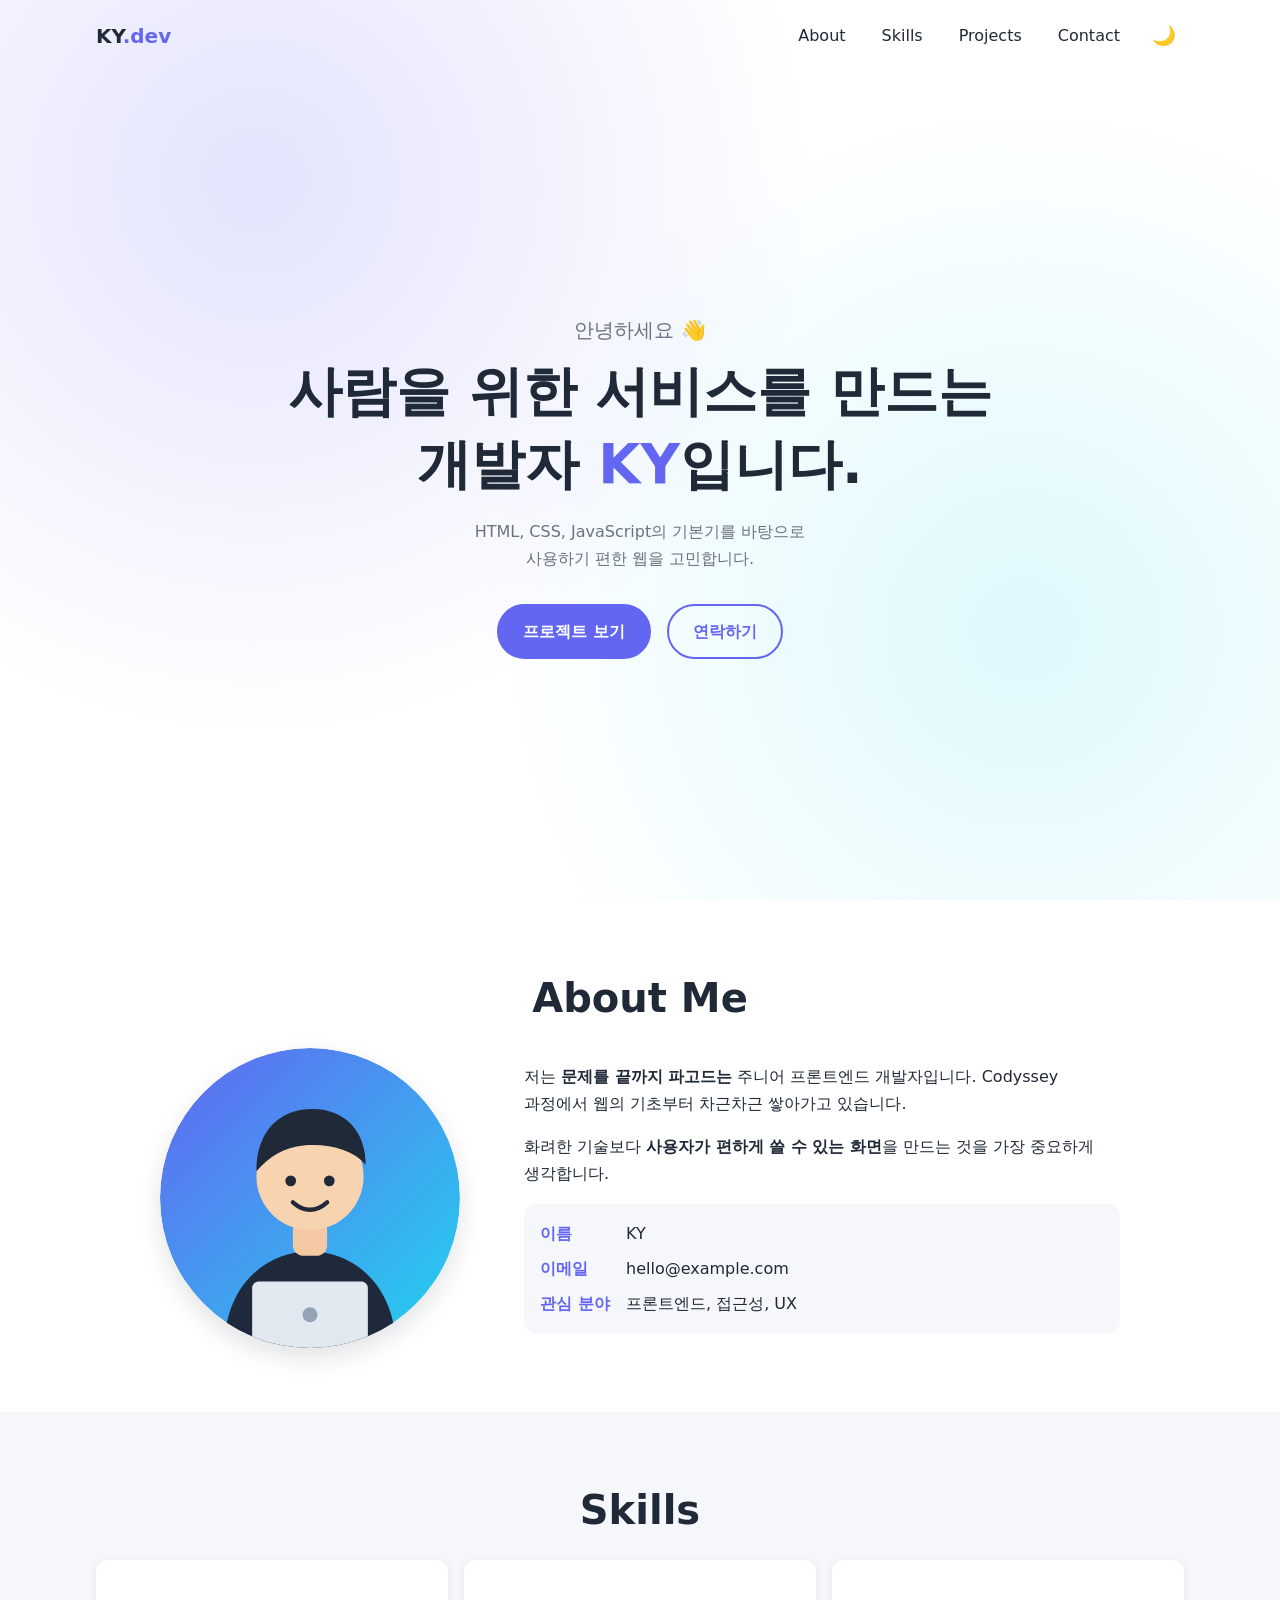
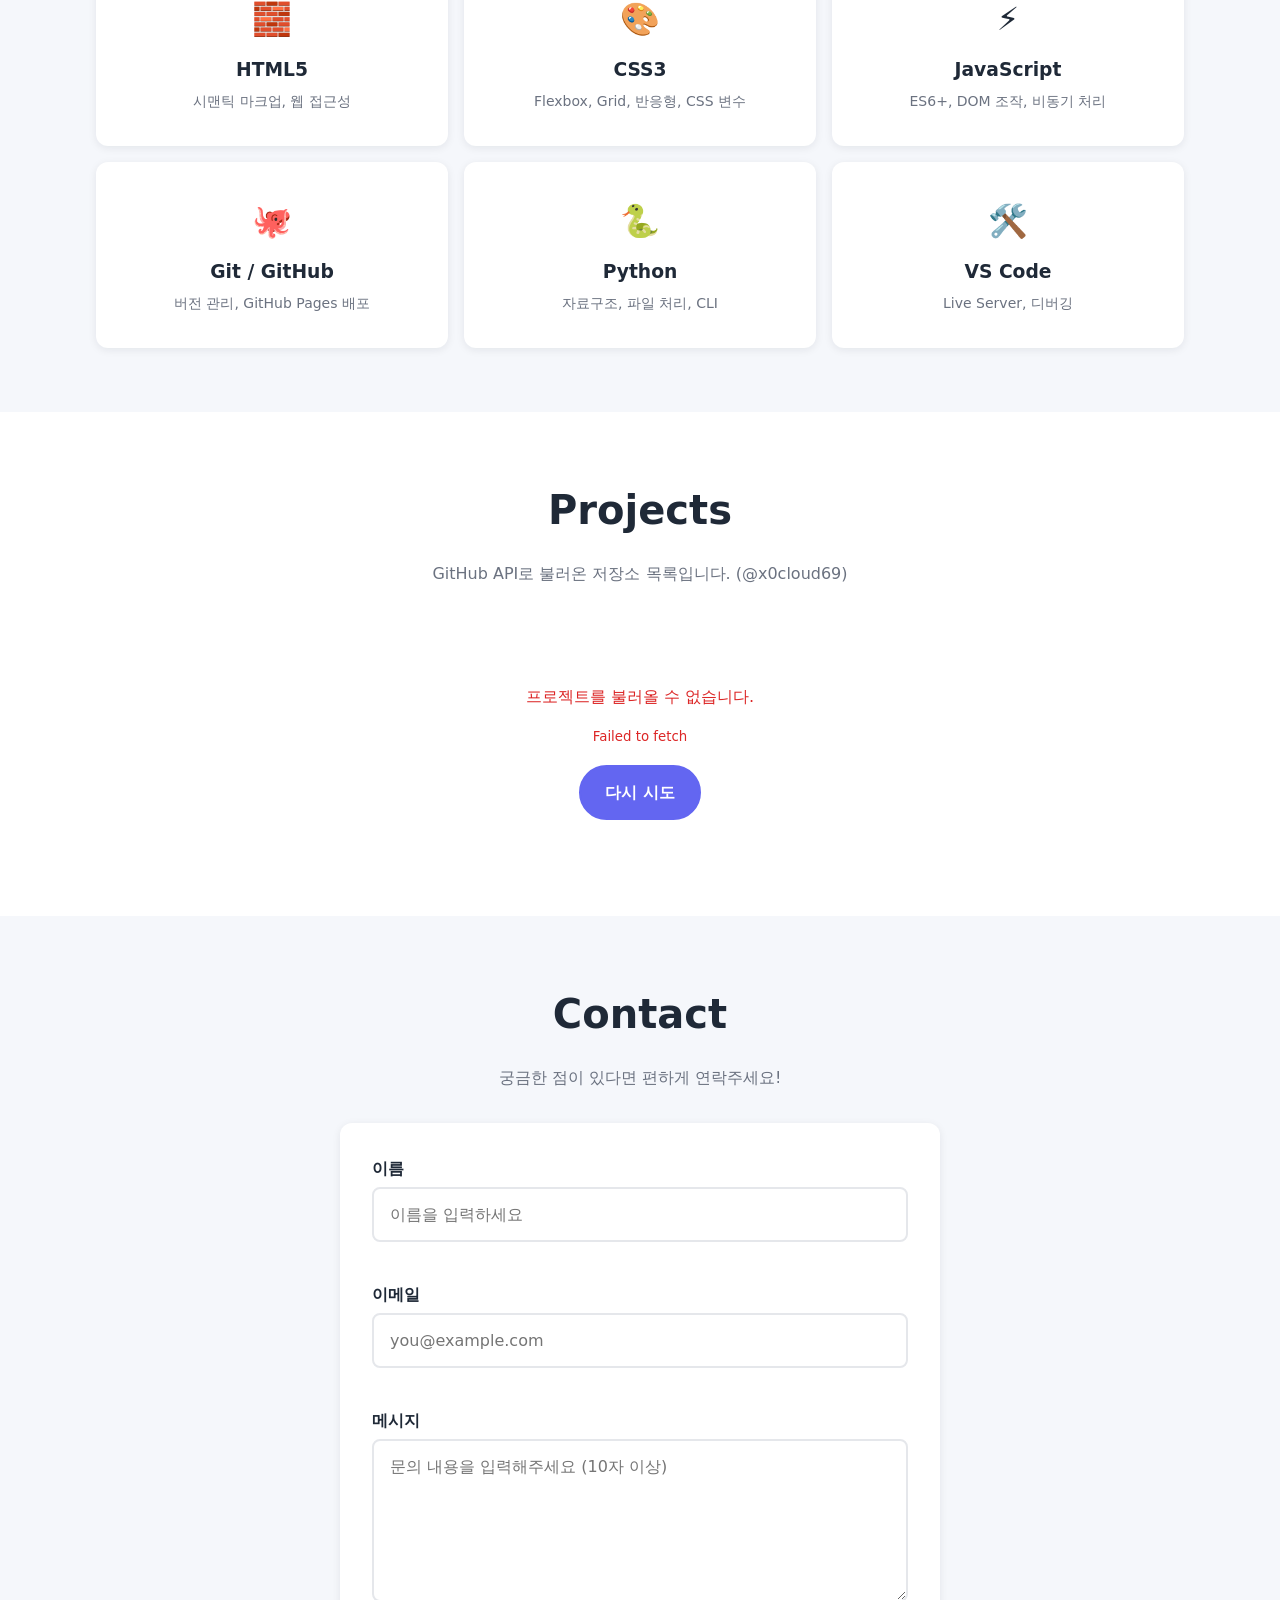
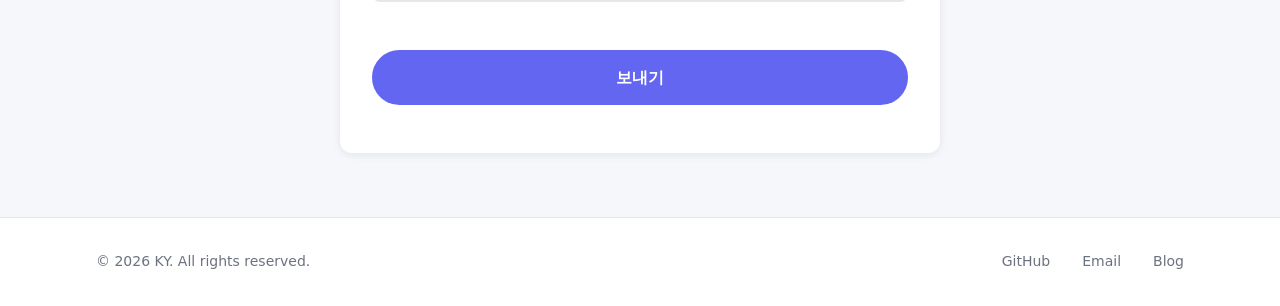
<file: 본과정/Task6/index.html>
<!DOCTYPE html>
<html lang="ko">
<head>
  <meta charset="UTF-8" />
  <!-- 모바일에서 화면 폭에 맞게 보이게 하는 설정 (반응형의 필수 조건) -->
  <meta name="viewport" content="width=device-width, initial-scale=1.0" />
  <meta name="description" content="KY의 포트폴리오 웹사이트 - 순수 HTML/CSS/JavaScript" />
  <title>KY | Portfolio</title>

  <!-- 파비콘 -->
  <link rel="icon" href="images/favicon.svg" type="image/svg+xml" />

  <!-- 외부 스타일시트 연결 -->
  <link rel="stylesheet" href="css/style.css" />

  <!--
    외부 JavaScript 연결
    defer : HTML을 끝까지 다 읽은 "다음"에 JS를 실행한다.
            → JS가 실행될 때 이미 모든 태그가 존재하므로 querySelector가 null이 되지 않는다.
  -->
  <script src="js/main.js" defer></script>
</head>
<body>

  <!-- ============================================================
       HEADER : 사이트 맨 위 영역 (로고 + 네비게이션)
       ============================================================ -->
  <header class="header" id="header">
    <!-- nav : "이동 메뉴"라는 의미를 가진 시맨틱 태그 -->
    <nav class="nav container" aria-label="주요 메뉴">
      <!-- 로고 (클릭하면 맨 위 Hero로 이동) -->
      <a href="#hero" class="nav-logo">KY<span>.dev</span></a>

      <!-- 메뉴 목록 : 모바일에서는 숨겨졌다가 햄버거 버튼으로 열린다 -->
      <ul class="nav-menu" id="nav-menu">
        <li><a href="#about" class="nav-link">About</a></li>
        <li><a href="#skills" class="nav-link">Skills</a></li>
        <li><a href="#projects" class="nav-link">Projects</a></li>
        <li><a href="#contact" class="nav-link">Contact</a></li>
      </ul>

      <!-- 오른쪽 버튼 모음 -->
      <div class="nav-actions">
        <!-- 다크 모드 토글 버튼 (onclick 없음! JS에서 addEventListener로 연결) -->
        <button type="button" class="theme-toggle" id="theme-toggle" aria-label="다크 모드로 전환">
          🌙
        </button>

        <!-- 햄버거 버튼 : 줄 3개(span)로 아이콘을 만든다 -->
        <button type="button" class="hamburger" id="hamburger"
                aria-label="메뉴 열기" aria-expanded="false" aria-controls="nav-menu">
          <span class="hamburger-line"></span>
          <span class="hamburger-line"></span>
          <span class="hamburger-line"></span>
        </button>
      </div>
    </nav>
  </header>

  <!-- ============================================================
       MAIN : 이 페이지의 "핵심 내용"은 전부 main 안에 넣는다 (페이지당 1개)
       ============================================================ -->
  <main>

    <!-- ---------- HERO : 첫 화면 인사말 + CTA(행동 유도) 버튼 ---------- -->
    <section class="hero" id="hero">
      <div class="container hero-inner">
        <p class="hero-greeting reveal">안녕하세요 👋</p>
        <h1 class="hero-title reveal">
          사람을 위한 서비스를 만드는<br />
          개발자 <span class="highlight">KY</span>입니다.
        </h1>
        <p class="hero-desc reveal">
          HTML, CSS, JavaScript의 기본기를 바탕으로<br class="br-desktop" />
          사용하기 편한 웹을 고민합니다.
        </p>
        <!-- CTA 버튼 : 사용자가 다음 행동을 하도록 이끄는 버튼 -->
        <div class="hero-buttons reveal">
          <a href="#projects" class="btn btn-primary">프로젝트 보기</a>
          <a href="#contact" class="btn btn-outline">연락하기</a>
        </div>
      </div>
    </section>

    <!-- ---------- ABOUT : 자기소개 + 프로필 이미지 ---------- -->
    <section class="section about" id="about">
      <div class="container">
        <h2 class="section-title reveal">About Me</h2>

        <div class="about-inner">
          <!-- alt : 이미지가 안 보일 때/스크린리더가 읽을 때 쓰는 "의미 있는" 설명 -->
          <img src="images/profile.svg"
               alt="노트북 앞에서 웃고 있는 개발자 KY의 프로필 일러스트"
               class="about-img reveal"
               width="280" height="280" />

          <div class="about-text reveal">
            <p>
              저는 <strong>문제를 끝까지 파고드는</strong> 주니어 프론트엔드 개발자입니다.
              Codyssey 과정에서 웹의 기초부터 차근차근 쌓아가고 있습니다.
            </p>
            <p>
              화려한 기술보다 <strong>사용자가 편하게 쓸 수 있는 화면</strong>을 만드는 것을
              가장 중요하게 생각합니다.
            </p>
            <!-- 간단한 정보 목록 : dl(설명 목록) 태그 사용 -->
            <dl class="about-info">
              <div><dt>이름</dt><dd>KY</dd></div>
              <div><dt>이메일</dt><dd>hello@example.com</dd></div>
              <div><dt>관심 분야</dt><dd>프론트엔드, 접근성, UX</dd></div>
            </dl>
          </div>
        </div>
      </div>
    </section>

    <!-- ---------- SKILLS : 기술 스택 목록 ---------- -->
    <section class="section skills" id="skills">
      <div class="container">
        <h2 class="section-title reveal">Skills</h2>

        <!-- 기술 목록은 "목록"이므로 ul/li 사용 -->
        <ul class="skills-list">
          <li class="skill-card reveal">
            <span class="skill-icon" aria-hidden="true">🧱</span>
            <h3>HTML5</h3>
            <p>시맨틱 마크업, 웹 접근성</p>
          </li>
          <li class="skill-card reveal">
            <span class="skill-icon" aria-hidden="true">🎨</span>
            <h3>CSS3</h3>
            <p>Flexbox, Grid, 반응형, CSS 변수</p>
          </li>
          <li class="skill-card reveal">
            <span class="skill-icon" aria-hidden="true">⚡</span>
            <h3>JavaScript</h3>
            <p>ES6+, DOM 조작, 비동기 처리</p>
          </li>
          <li class="skill-card reveal">
            <span class="skill-icon" aria-hidden="true">🐙</span>
            <h3>Git / GitHub</h3>
            <p>버전 관리, GitHub Pages 배포</p>
          </li>
          <li class="skill-card reveal">
            <span class="skill-icon" aria-hidden="true">🐍</span>
            <h3>Python</h3>
            <p>자료구조, 파일 처리, CLI</p>
          </li>
          <li class="skill-card reveal">
            <span class="skill-icon" aria-hidden="true">🛠️</span>
            <h3>VS Code</h3>
            <p>Live Server, 디버깅</p>
          </li>
        </ul>
      </div>
    </section>

    <!-- ---------- PROJECTS : GitHub API로 저장소 카드를 "동적으로" 채우는 곳 ---------- -->
    <section class="section projects" id="projects">
      <div class="container">
        <h2 class="section-title reveal">Projects</h2>
        <p class="section-desc reveal">
          GitHub API로 불러온 저장소 목록입니다.
          (<span id="github-user">GitHub</span>)
        </p>

        <!-- 필터 버튼 : 버튼 목록은 JS가 언어 목록을 보고 만들어 넣는다 -->
        <div class="filter-bar" id="filter-bar" role="group" aria-label="언어별 필터"></div>

        <!--
          상태 표시 영역 (로딩 / 에러 / 빈 상태 메시지가 들어간다)
          aria-live="polite" : 내용이 바뀌면 스크린리더가 읽어준다
        -->
        <div class="projects-status" id="projects-status" aria-live="polite"></div>

        <!-- 카드 목록 : JS가 map으로 만든 <article> 카드들이 들어간다 -->
        <div class="projects-grid" id="projects-grid"></div>
      </div>
    </section>

    <!-- ---------- CONTACT : 문의 폼 ---------- -->
    <section class="section contact" id="contact">
      <div class="container">
        <h2 class="section-title reveal">Contact</h2>
        <p class="section-desc reveal">궁금한 점이 있다면 편하게 연락주세요!</p>

        <!--
          novalidate : 브라우저 기본 검사 말풍선을 끄고, 우리가 JS로 직접 검사한다
          (에러 메시지를 입력칸 바로 아래에 우리가 원하는 모양으로 보여주기 위해)
        -->
        <form class="contact-form reveal" id="contact-form" novalidate>

          <div class="form-group">
            <!-- label의 for 값 = input의 id 값 → 라벨을 눌러도 입력칸에 커서가 간다 -->
            <label for="name">이름</label>
            <input type="text" id="name" name="name" placeholder="이름을 입력하세요"
                   autocomplete="name" aria-describedby="name-error" />
            <!-- 에러 메시지 자리 (입력칸 바로 아래) -->
            <p class="error-message" id="name-error"></p>
          </div>

          <div class="form-group">
            <label for="email">이메일</label>
            <input type="email" id="email" name="email" placeholder="you@example.com"
                   autocomplete="email" aria-describedby="email-error" />
            <p class="error-message" id="email-error"></p>
          </div>

          <div class="form-group">
            <label for="message">메시지</label>
            <textarea id="message" name="message" rows="5"
                      placeholder="문의 내용을 입력해주세요 (10자 이상)"
                      aria-describedby="message-error"></textarea>
            <p class="error-message" id="message-error"></p>
          </div>

          <button type="submit" class="btn btn-primary btn-block">보내기</button>

          <!-- 제출 성공 메시지 자리 -->
          <p class="form-success" id="form-success" role="status"></p>
        </form>
      </div>
    </section>

  </main>

  <!-- ============================================================
       FOOTER : 저작권 + 소셜 링크
       ============================================================ -->
  <footer class="footer">
    <div class="container footer-inner">
      <!-- 연도(year)는 JS가 올해로 자동 입력 -->
      <p>&copy; <span id="year">2026</span> KY. All rights reserved.</p>

      <ul class="social-links">
        <li>
          <!-- 새 탭으로 열 때는 보안을 위해 rel="noopener noreferrer"를 함께 쓴다 -->
          <a href="https://github.com/x0cloud69" id="footer-github"
             target="_blank" rel="noopener noreferrer">GitHub</a>
        </li>
        <li><a href="mailto:hello@example.com">Email</a></li>
        <li><a href="https://velog.io" target="_blank" rel="noopener noreferrer">Blog</a></li>
      </ul>
    </div>
  </footer>

  <!-- 스크롤 탑 버튼 : 300px 이상 내려가면 JS가 보여준다 -->
  <button type="button" class="scroll-top" id="scroll-top" aria-label="맨 위로 이동">↑</button>

</body>
</html>
</file>
<file: 본과정/Task6/css/style.css>
/* =================================================================
   style.css
   - 작성 방식 : "모바일 퍼스트"
     → 기본 스타일 = 모바일 화면용
     → @media (min-width: 768px)  = 태블릿 이상에서 "추가/덮어쓰기"
     → @media (min-width: 1024px) = 데스크톱 이상에서 "추가/덮어쓰기"
   ================================================================= */


/* =================================================================
   1. CSS 변수 (라이트 모드 기본값)
   - :root 에 변수를 모아두면 색을 바꿀 때 여기 한 곳만 고치면 된다.
   - 사용법 : color: var(--color-text);
   ================================================================= */
:root {
  /* 색상 */
  --color-primary: #6366f1;        /* 메인 색 (보라) */
  --color-primary-dark: #4f46e5;   /* hover 때 쓸 진한 보라 */
  --color-on-primary: #ffffff;     /* 보라 배경 위에 올릴 글자색 */
  --color-bg: #ffffff;             /* 페이지 배경 */
  --color-bg-alt: #f5f7fb;         /* 섹션을 번갈아 칠할 배경 */
  --color-surface: #ffffff;        /* 카드 배경 */
  --color-text: #1f2937;           /* 본문 글자 */
  --color-text-muted: #6b7280;     /* 흐린 글자 */
  --color-border: #e5e7eb;         /* 테두리 */
  --color-error: #dc2626;          /* 에러 빨강 */
  --color-success: #16a34a;        /* 성공 초록 */
  --color-header-scrolled: rgba(255, 255, 255, 0.92); /* 스크롤 후 헤더 배경 */

  /* 그림자 */
  --shadow-sm: 0 2px 8px rgba(15, 23, 42, 0.08);
  --shadow-md: 0 10px 24px rgba(15, 23, 42, 0.12);

  /* 폰트 */
  --font-base: "Pretendard", "Apple SD Gothic Neo", "Malgun Gothic", system-ui, sans-serif;
  --font-size-base: 1rem;     /* 16px */
  --font-size-lg: 1.25rem;    /* 20px */
  --font-size-xl: 2rem;       /* 32px */

  /* 간격 (여백을 일정한 단위로 통일) */
  --space-xs: 0.25rem;  /* 4px  */
  --space-sm: 0.5rem;   /* 8px  */
  --space-md: 1rem;     /* 16px */
  --space-lg: 2rem;     /* 32px */
  --space-xl: 4rem;     /* 64px */

  /* 기타 */
  --radius: 12px;
  --header-height: 64px;
  --transition: 0.3s ease;   /* 모든 애니메이션 속도를 통일 */
}


/* =================================================================
   2. 다크 모드 변수
   - JS가 <html data-theme="dark"> 로 바꾸면 아래 값이 위 값을 "덮어쓴다".
   - 변수 "값"만 바꾸기 때문에, 나머지 CSS는 하나도 수정할 필요가 없다.
   ================================================================= */
[data-theme="dark"] {
  --color-primary: #818cf8;
  --color-primary-dark: #a5b4fc;
  --color-on-primary: #0f172a;     /* 다크 모드에선 보라가 밝아지므로 글자는 어둡게 (가독성) */
  --color-bg: #0f172a;
  --color-bg-alt: #111c33;
  --color-surface: #1e293b;
  --color-text: #e5e7eb;
  --color-text-muted: #94a3b8;
  --color-border: #334155;
  --color-error: #f87171;
  --color-success: #4ade80;
  --color-header-scrolled: rgba(15, 23, 42, 0.92);

  --shadow-sm: 0 2px 8px rgba(0, 0, 0, 0.4);
  --shadow-md: 0 10px 24px rgba(0, 0, 0, 0.5);
}


/* =================================================================
   3. 기본 초기화 (Reset)
   ================================================================= */
*,
*::before,
*::after {
  box-sizing: border-box;   /* padding, border를 너비에 포함해서 계산 → 레이아웃 계산이 쉬움 */
  margin: 0;
  padding: 0;
}

html {
  scroll-behavior: smooth;  /* 앵커(#about) 이동 시 부드럽게 스크롤 (JS가 없어도 동작하는 기본 보험) */
}

body {
  font-family: var(--font-base);
  font-size: var(--font-size-base);
  line-height: 1.7;
  word-break: keep-all;     /* 한글이 단어 중간에서 줄바꿈되지 않게 ("만\n드는" 방지) */
  color: var(--color-text);
  background-color: var(--color-bg);
  transition: background-color var(--transition), color var(--transition); /* 테마 바뀔 때 부드럽게 */
}

img {
  max-width: 100%;   /* 이미지가 부모보다 커지지 않게 (반응형 필수) */
  height: auto;
  display: block;
}

a {
  color: inherit;
  text-decoration: none;
}

ul {
  list-style: none;
}

button {
  font: inherit;
  cursor: pointer;
  border: none;
  background: none;
  color: inherit;
}

/* 키보드(Tab)로 이동할 때 현재 위치가 잘 보이도록 */
:focus-visible {
  outline: 3px solid var(--color-primary);
  outline-offset: 2px;
}


/* =================================================================
   4. 공통 레이아웃 요소
   ================================================================= */

/* 가운데 정렬 + 최대 너비 제한 상자 */
.container {
  width: 100%;
  max-width: 1120px;
  margin: 0 auto;
  padding: 0 var(--space-md);
}

.section {
  padding: var(--space-xl) 0;
  /* 고정 헤더에 섹션 제목이 가려지지 않도록 "헤더 높이만큼" 여유를 두고 멈춘다 */
  scroll-margin-top: var(--header-height);
}

/* 섹션 배경을 번갈아 칠해서 구분 */
.skills,
.contact {
  background-color: var(--color-bg-alt);
}

.section-title {
  font-size: var(--font-size-xl);
  text-align: center;
  margin-bottom: var(--space-md);
}

.section-desc {
  text-align: center;
  color: var(--color-text-muted);
  margin-bottom: var(--space-lg);
}

.highlight {
  color: var(--color-primary);
}


/* =================================================================
   5. 버튼 (hover 효과 + transition)
   ================================================================= */
.btn {
  display: inline-block;
  padding: 0.75rem 1.5rem;
  border-radius: 999px;
  font-weight: 600;
  border: 2px solid var(--color-primary);
  /* transition : 속성이 바뀔 때 "순간 변경" 대신 0.3초 동안 부드럽게 변경 */
  transition: background-color var(--transition), color var(--transition),
              transform var(--transition), box-shadow var(--transition);
}

.btn-primary {
  background-color: var(--color-primary);
  color: var(--color-on-primary);
}

.btn-outline {
  color: var(--color-primary);
}

/* hover : 마우스를 올렸을 때 */
.btn:hover {
  transform: translateY(-3px);        /* 살짝 떠오르기 */
  box-shadow: var(--shadow-md);
}

.btn-primary:hover {
  background-color: var(--color-primary-dark);
  border-color: var(--color-primary-dark);
}

.btn-outline:hover {
  background-color: var(--color-primary);
  color: var(--color-on-primary);
}

.btn-block {
  width: 100%;
}


/* =================================================================
   6. 헤더 & 네비게이션 (Flexbox)
   ================================================================= */
.header {
  position: fixed;          /* 스크롤해도 화면 위에 고정 */
  top: 0;
  left: 0;
  width: 100%;
  z-index: 100;
  background-color: transparent;
  transition: background-color var(--transition), box-shadow var(--transition);
}

/* JS가 스크롤 60px 이상일 때 .scrolled 클래스를 붙인다 → 배경색 변경 */
.header.scrolled {
  background-color: var(--color-header-scrolled);
  box-shadow: var(--shadow-sm);
  backdrop-filter: blur(8px);
}

/*
  Flexbox : "한 줄(1차원)"로 요소를 나란히 놓을 때 쓰기 좋다.
  justify-content: space-between → 로고는 왼쪽 끝, 나머지는 오른쪽 끝
*/
.nav {
  display: flex;
  align-items: center;
  justify-content: space-between;
  height: var(--header-height);
  position: relative;
}

.nav-logo {
  font-size: var(--font-size-lg);
  font-weight: 800;
}

.nav-logo span {
  color: var(--color-primary);
}

.nav-actions {
  display: flex;
  align-items: center;
  gap: var(--space-sm);
}

/* ---------- 모바일 메뉴 (기본 = 숨김) ---------- */
.nav-menu {
  position: absolute;
  top: var(--header-height);
  left: 0;
  right: 0;
  display: flex;
  flex-direction: column;       /* 모바일에서는 세로로 나열 */
  background-color: var(--color-surface);
  box-shadow: var(--shadow-md);
  border-radius: 0 0 var(--radius) var(--radius);

  /* 숨김 상태 : 투명 + 위로 살짝 올라가 있음 + 클릭 불가 */
  opacity: 0;
  visibility: hidden;
  transform: translateY(-10px);
  transition: opacity var(--transition), transform var(--transition), visibility var(--transition);
}

/* JS가 classList.toggle('active') 로 붙였다 뗐다 하는 클래스 → 보임 상태 */
.nav-menu.active {
  opacity: 1;
  visibility: visible;
  transform: translateY(0);
}

.nav-link {
  display: block;
  padding: var(--space-md) var(--space-lg);
  font-weight: 500;
  transition: color var(--transition), background-color var(--transition);
}

.nav-link:hover {
  color: var(--color-primary);
  background-color: var(--color-bg-alt);
}

/* 다크 모드 버튼 */
.theme-toggle {
  width: 40px;
  height: 40px;
  border-radius: 50%;
  font-size: 1.2rem;
  transition: background-color var(--transition), transform var(--transition);
}

.theme-toggle:hover {
  background-color: var(--color-bg-alt);
  transform: rotate(20deg);
}

/* ---------- 햄버거 버튼 (모바일에서만 보임) ---------- */
.hamburger {
  width: 40px;
  height: 40px;
  display: flex;
  flex-direction: column;
  justify-content: center;
  align-items: center;
  gap: 5px;
}

.hamburger-line {
  width: 24px;
  height: 3px;
  border-radius: 3px;
  background-color: var(--color-text);
  transition: transform var(--transition), opacity var(--transition);
}

/* 햄버거에도 .active가 붙으면 줄 3개 → X 모양으로 변신 */
.hamburger.active .hamburger-line:nth-child(1) {
  transform: translateY(8px) rotate(45deg);
}
.hamburger.active .hamburger-line:nth-child(2) {
  opacity: 0;
}
.hamburger.active .hamburger-line:nth-child(3) {
  transform: translateY(-8px) rotate(-45deg);
}


/* =================================================================
   7. HERO
   ================================================================= */
.hero {
  min-height: 100vh;
  display: flex;
  align-items: center;
  padding-top: var(--header-height);
  background:
    radial-gradient(circle at 20% 20%, rgba(99, 102, 241, 0.18), transparent 45%),
    radial-gradient(circle at 80% 70%, rgba(34, 211, 238, 0.15), transparent 45%);
}

.hero-inner {
  text-align: center;
}

.hero-greeting {
  font-size: var(--font-size-lg);
  color: var(--color-text-muted);
}

.hero-title {
  font-size: 1.75rem;
  line-height: 1.35;
  margin: var(--space-sm) 0 var(--space-md);
}

.hero-desc {
  color: var(--color-text-muted);
  margin-bottom: var(--space-lg);
}

.br-desktop {
  display: none;    /* 모바일에서는 줄바꿈 안 함 */
}

.hero-buttons {
  display: flex;
  flex-wrap: wrap;      /* 공간이 부족하면 다음 줄로 */
  justify-content: center;
  gap: var(--space-md);
}


/* =================================================================
   8. ABOUT
   ================================================================= */
.about-inner {
  display: flex;
  flex-direction: column;   /* 모바일 : 이미지 위, 글 아래 */
  align-items: center;
  gap: var(--space-lg);
}

.about-img {
  width: 220px;
  border-radius: 50%;
  box-shadow: var(--shadow-md);
}

.about-text p {
  margin-bottom: var(--space-md);
}

.about-info {
  display: grid;
  gap: var(--space-sm);
  padding: var(--space-md);
  background-color: var(--color-bg-alt);
  border-radius: var(--radius);
}

.about-info div {
  display: flex;
  gap: var(--space-md);
}

.about-info dt {
  min-width: 70px;
  font-weight: 700;
  color: var(--color-primary);
}


/* =================================================================
   9. SKILLS (Grid)
   ================================================================= */
.skills-list {
  display: grid;
  grid-template-columns: repeat(2, 1fr);   /* 모바일 : 2칸 */
  gap: var(--space-md);
}

.skill-card {
  background-color: var(--color-surface);
  padding: var(--space-lg) var(--space-md);
  border-radius: var(--radius);
  text-align: center;
  box-shadow: var(--shadow-sm);
  transition: transform var(--transition), box-shadow var(--transition);
}

.skill-card:hover {
  transform: translateY(-6px);
  box-shadow: var(--shadow-md);
}

.skill-icon {
  font-size: 2rem;
}

.skill-card h3 {
  margin: var(--space-sm) 0 var(--space-xs);
}

.skill-card p {
  font-size: 0.875rem;
  color: var(--color-text-muted);
}


/* =================================================================
   10. PROJECTS (Grid + auto-fit + minmax)
   ================================================================= */

/* 필터 버튼 줄 */
.filter-bar {
  display: flex;
  flex-wrap: wrap;
  justify-content: center;
  gap: var(--space-sm);
  margin-bottom: var(--space-lg);
}

.filter-btn {
  padding: 0.4rem 1rem;
  border-radius: 999px;
  border: 1px solid var(--color-border);
  background-color: var(--color-surface);
  font-size: 0.875rem;
  transition: background-color var(--transition), color var(--transition), border-color var(--transition);
}

.filter-btn:hover {
  border-color: var(--color-primary);
  color: var(--color-primary);
}

/* 현재 선택된 필터 */
.filter-btn.active {
  background-color: var(--color-primary);
  border-color: var(--color-primary);
  color: var(--color-on-primary);
}

/*
  Grid : "행과 열(2차원)"을 동시에 다룰 때 쓰기 좋다.
  repeat(auto-fit, minmax(280px, 1fr))
   → "카드 1개는 최소 280px, 남는 공간은 똑같이 나눠 가져라.
      들어갈 수 있는 만큼 칸 수를 자동으로 정해라."
   → 미디어쿼리 없이도 화면 폭에 따라 1칸/2칸/3칸이 자동으로 바뀐다.
*/
.projects-grid {
  display: grid;
  grid-template-columns: repeat(auto-fit, minmax(280px, 1fr));
  gap: var(--space-lg);
}

.project-card {
  display: flex;
  flex-direction: column;
  background-color: var(--color-surface);
  border: 1px solid var(--color-border);
  border-radius: var(--radius);
  padding: var(--space-lg);
  box-shadow: var(--shadow-sm);                /* 카드 그림자 */
  transition: transform var(--transition), box-shadow var(--transition);
}

.project-card:hover {
  transform: translateY(-6px);                  /* hover 시 떠오르기 */
  box-shadow: var(--shadow-md);
}

.project-card h3 {
  font-size: var(--font-size-lg);
  margin-bottom: var(--space-sm);
  word-break: break-all;    /* 긴 저장소 이름이 카드 밖으로 안 나가게 */
}

.project-desc {
  color: var(--color-text-muted);
  flex-grow: 1;              /* 설명이 짧아도 카드 아래 영역을 같은 위치에 맞춤 */
  margin-bottom: var(--space-md);
}

.project-meta {
  display: flex;
  flex-wrap: wrap;
  gap: var(--space-md);
  font-size: 0.875rem;
  color: var(--color-text-muted);
  margin-bottom: var(--space-md);
}

.project-lang {
  color: var(--color-primary);
  font-weight: 600;
}

.project-link {
  align-self: flex-start;
  font-weight: 600;
  color: var(--color-primary);
  transition: letter-spacing var(--transition);
}

.project-link:hover {
  letter-spacing: 0.03em;
}

/* ---------- 로딩 / 에러 / 빈 상태 ---------- */
.projects-status {
  text-align: center;
}

.status-box {
  display: flex;
  flex-direction: column;
  align-items: center;
  gap: var(--space-md);
  padding: var(--space-lg);
  color: var(--color-text-muted);
}

.status-error {
  color: var(--color-error);
}

/* 빙글빙글 도는 로딩 스피너 */
.spinner {
  width: 40px;
  height: 40px;
  border: 4px solid var(--color-border);
  border-top-color: var(--color-primary);
  border-radius: 50%;
  animation: spin 0.8s linear infinite;
}

@keyframes spin {
  to {
    transform: rotate(360deg);
  }
}


/* =================================================================
   11. CONTACT (폼)
   ================================================================= */
.contact-form {
  max-width: 600px;
  margin: 0 auto;
  background-color: var(--color-surface);
  padding: var(--space-lg);
  border-radius: var(--radius);
  box-shadow: var(--shadow-sm);
}

.form-group {
  margin-bottom: var(--space-md);
}

.form-group label {
  display: block;
  font-weight: 600;
  margin-bottom: var(--space-xs);
}

.form-group input,
.form-group textarea {
  width: 100%;
  padding: 0.75rem 1rem;
  font: inherit;
  color: var(--color-text);
  background-color: var(--color-bg);
  border: 2px solid var(--color-border);
  border-radius: 8px;
  transition: border-color var(--transition);
  resize: vertical;
}

.form-group input:focus,
.form-group textarea:focus {
  outline: none;
  border-color: var(--color-primary);
}

/* JS가 잘못된 입력칸에 .invalid 를 붙인다 → 빨간 테두리 */
.form-group input.invalid,
.form-group textarea.invalid {
  border-color: var(--color-error);
}

/* 에러 메시지 (내용이 없으면 높이 0이라 안 보임) */
.error-message {
  min-height: 1.4em;
  font-size: 0.875rem;
  color: var(--color-error);
  margin-top: var(--space-xs);
}

.form-success {
  margin-top: var(--space-md);
  text-align: center;
  font-weight: 600;
  color: var(--color-success);
}


/* =================================================================
   12. FOOTER
   ================================================================= */
.footer {
  padding: var(--space-lg) 0;
  border-top: 1px solid var(--color-border);
  font-size: 0.875rem;
  color: var(--color-text-muted);
}

.footer-inner {
  display: flex;
  flex-direction: column;    /* 모바일 : 세로 */
  align-items: center;
  gap: var(--space-md);
}

.social-links {
  display: flex;
  gap: var(--space-lg);
}

.social-links a {
  transition: color var(--transition);
}

.social-links a:hover {
  color: var(--color-primary);
}


/* =================================================================
   13. 스크롤 탑 버튼
   ================================================================= */
.scroll-top {
  position: fixed;
  right: var(--space-md);
  bottom: var(--space-md);
  width: 48px;
  height: 48px;
  border-radius: 50%;
  background-color: var(--color-primary);
  color: var(--color-on-primary);
  font-size: 1.4rem;
  box-shadow: var(--shadow-md);
  z-index: 90;

  /* 기본 = 숨김 */
  opacity: 0;
  visibility: hidden;
  transform: translateY(20px);
  transition: opacity var(--transition), transform var(--transition), visibility var(--transition);
}

/* JS가 300px 이상 스크롤 시 .show 를 붙인다 */
.scroll-top.show {
  opacity: 1;
  visibility: visible;
  transform: translateY(0);
}

.scroll-top:hover {
  background-color: var(--color-primary-dark);
  transform: translateY(-4px);
}


/* =================================================================
   14. 스크롤 애니메이션
   - 처음엔 투명하고 아래로 30px 내려가 있다가,
   - 화면에 보이면 JS(Intersection Observer)가 .visible 을 붙여 제자리로 올라온다.
   ================================================================= */
.reveal {
  opacity: 0;
  transform: translateY(30px);
  transition: opacity 0.7s ease, transform 0.7s ease;
}

.reveal.visible {
  opacity: 1;
  transform: translateY(0);
}

/* "움직임 줄이기"를 설정한 사용자에게는 애니메이션을 끈다 (접근성) */
@media (prefers-reduced-motion: reduce) {
  html {
    scroll-behavior: auto;
  }
  .reveal {
    opacity: 1;
    transform: none;
    transition: none;
  }
}


/* =================================================================
   15. 반응형 - 태블릿 (768px 이상)
   ================================================================= */
@media (min-width: 768px) {
  /* 햄버거 버튼 숨기기 */
  .hamburger {
    display: none;
  }

  /* 메뉴를 원래 자리(가로 한 줄)로 되돌리기 */
  .nav-menu {
    position: static;
    flex-direction: row;
    gap: var(--space-xs);
    background-color: transparent;
    box-shadow: none;
    opacity: 1;
    visibility: visible;
    transform: none;
    margin-left: auto;        /* 메뉴를 오른쪽으로 밀기 */
    margin-right: var(--space-sm);
  }

  .nav-link {
    padding: var(--space-sm) var(--space-md);
    border-radius: 999px;
  }

  .hero-title {
    font-size: 2.6rem;
  }

  .br-desktop {
    display: inline;
  }

  /* About : 이미지 왼쪽, 글 오른쪽 */
  .about-inner {
    flex-direction: row;
    align-items: center;
  }

  .about-img {
    width: 260px;
    flex-shrink: 0;
  }

  .skills-list {
    grid-template-columns: repeat(3, 1fr);   /* 태블릿 : 3칸 */
  }

  .footer-inner {
    flex-direction: row;
    justify-content: space-between;
  }
}


/* =================================================================
   16. 반응형 - 데스크톱 (1024px 이상)
   ================================================================= */
@media (min-width: 1024px) {
  :root {
    --font-size-xl: 2.5rem;
    --header-height: 72px;
  }

  .hero-title {
    font-size: 3.4rem;
  }

  .about-inner {
    gap: var(--space-xl);
    padding: 0 var(--space-xl);
  }

  .about-img {
    width: 300px;
  }

  .scroll-top {
    right: var(--space-lg);
    bottom: var(--space-lg);
  }
}
</file>
